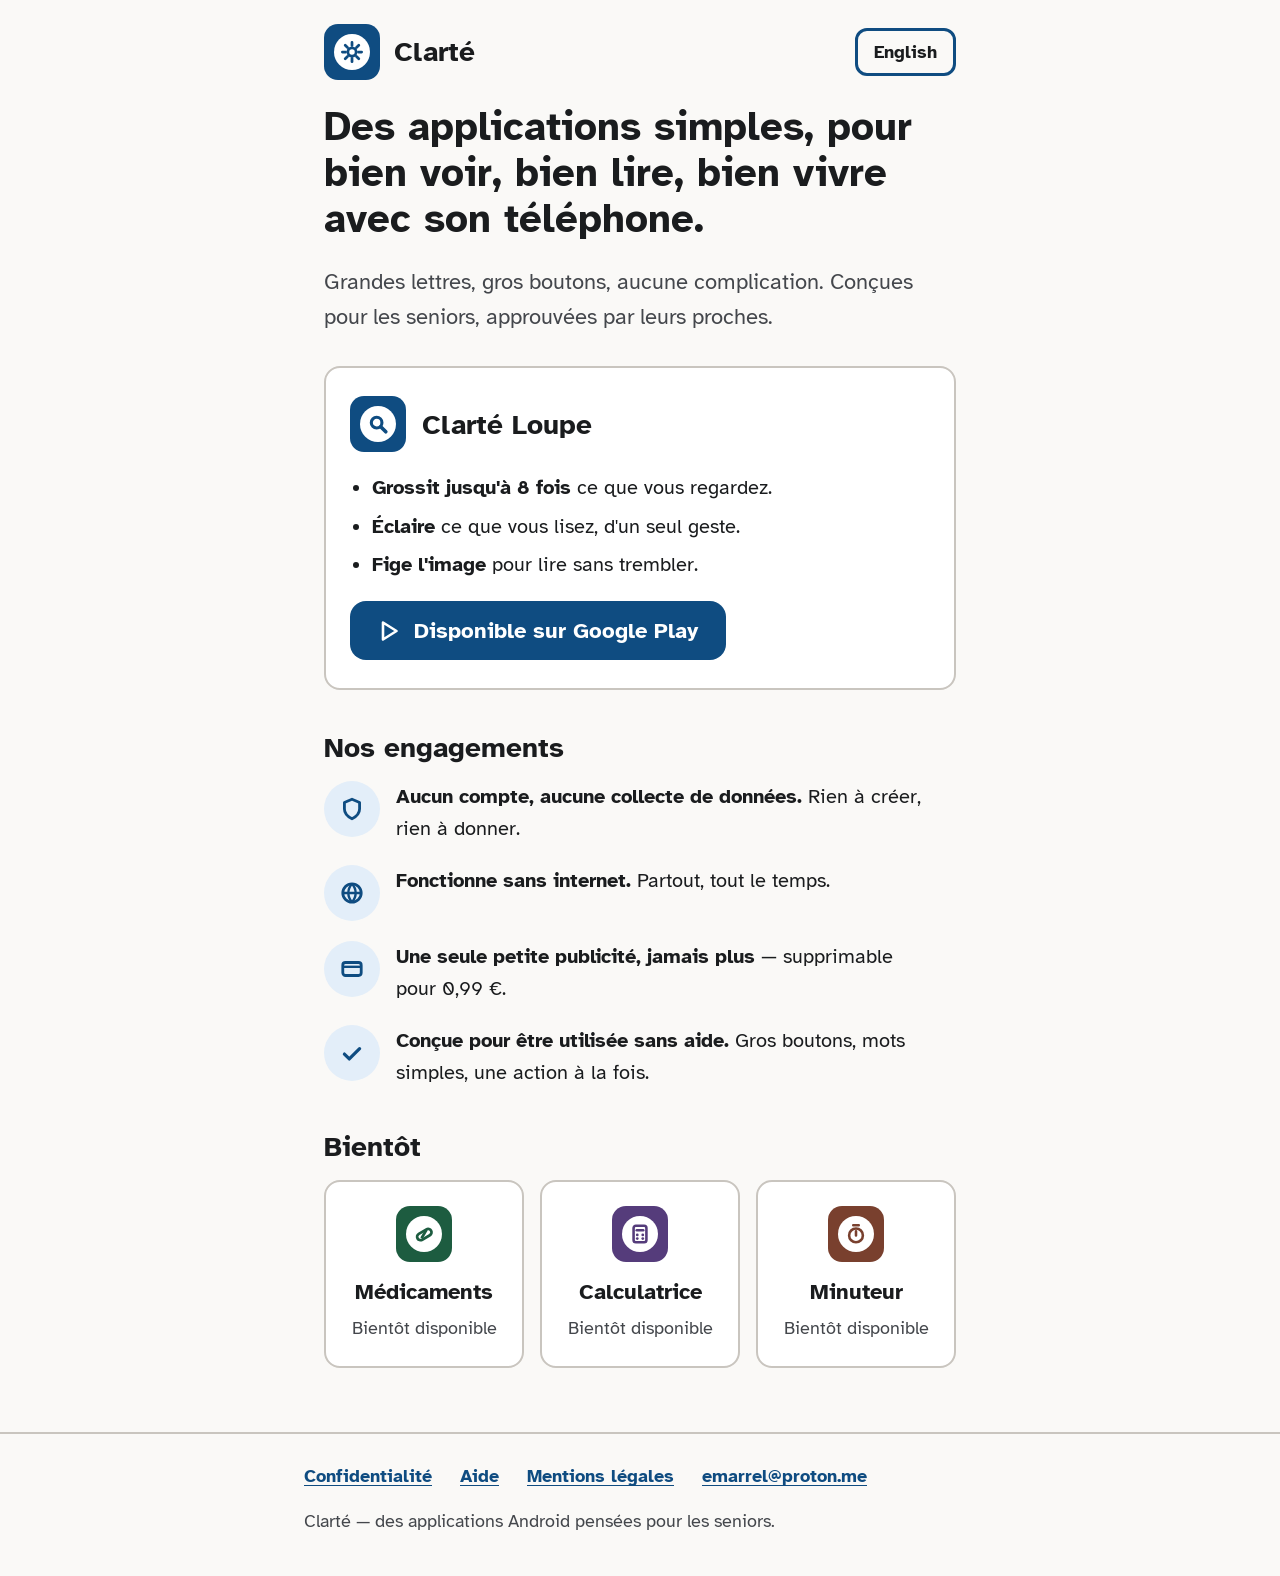
<file: index.html>
<!DOCTYPE html>
<html lang="fr">
<head>
<meta charset="utf-8">
<meta name="viewport" content="width=device-width, initial-scale=1">
<title>Clarté — Des applications Android simples, pensées pour les seniors</title>
<meta name="description" content="Clarté : des applications Android simples et lisibles pour les seniors. Première application : Clarté Loupe, une loupe grossissante avec éclairage. Sans compte, sans collecte de données.">
<meta property="og:title" content="Clarté — Des applications simples, pensées pour vous">
<meta property="og:description" content="Des applications Android lisibles et faciles, conçues pour les seniors. Sans compte, sans collecte de données.">
<meta property="og:image" content="https://docteurschnock.github.io/og.png">
<meta property="og:url" content="https://docteurschnock.github.io/">
<meta property="og:type" content="website">
<link rel="alternate" hreflang="fr" href="https://docteurschnock.github.io/">
<link rel="alternate" hreflang="en" href="https://docteurschnock.github.io/en/">
<link rel="icon" href="favicon.svg" type="image/svg+xml">
<link rel="stylesheet" href="style.css">
</head>
<body>
<header class="entete">
  <a href="index.html" aria-label="Clarté — accueil">
    <span class="pastille"><span class="cercle">
      <svg width="22" height="22" viewBox="0 0 24 24" fill="none" aria-hidden="true"><circle cx="12" cy="12" r="4.5" stroke="#0F4C81" stroke-width="3"></circle><path d="M12 1.5v3.5M12 19v3.5M1.5 12h3.5M19 12h3.5M4.6 4.6l2.5 2.5M16.9 16.9l2.5 2.5M19.4 4.6l-2.5 2.5M7.1 16.9l-2.5 2.5" stroke="#0F4C81" stroke-width="3" stroke-linecap="round"></path></svg>
    </span></span>
    <span class="marque">Clarté</span>
  </a>
  <a class="lang" href="en/index.html" lang="en" hreflang="en">English</a>
</header>

<main>
  <h1>Des applications simples, pour bien voir, bien lire, bien vivre avec son téléphone.</h1>
  <p style="font-size:22px; color:var(--texte-secondaire)">Grandes lettres, gros boutons, aucune complication. Conçues pour les seniors, approuvées par leurs proches.</p>

  <section aria-labelledby="titre-loupe" class="carte" style="margin-top:2rem">
    <div style="display:flex; align-items:center; gap:16px">
      <span class="pastille" aria-hidden="true"><span class="cercle">
        <svg width="22" height="22" viewBox="0 0 24 24" fill="none"><circle cx="10.5" cy="10.5" r="5.8" stroke="#0F4C81" stroke-width="3.4"></circle><path d="M15 15l5.5 5.5" stroke="#0F4C81" stroke-width="4" stroke-linecap="round"></path></svg>
      </span></span>
      <h2 id="titre-loupe" style="margin:0">Clarté Loupe</h2>
    </div>
    <ul style="margin:1.25rem 0">
      <li><strong>Grossit jusqu'à 8 fois</strong> ce que vous regardez.</li>
      <li><strong>Éclaire</strong> ce que vous lisez, d'un seul geste.</li>
      <li><strong>Fige l'image</strong> pour lire sans trembler.</li>
    </ul>
    <a class="btn" href="https://play.google.com/store/apps/details?id=fr.clarteapps.loupe">
      <svg width="24" height="24" viewBox="0 0 24 24" fill="none" aria-hidden="true"><path d="M5 3.5l13.5 8.5L5 20.5z" stroke="currentColor" stroke-width="2.6" stroke-linejoin="round"></path></svg>
      Disponible sur Google Play
    </a>
  </section>

  <section aria-labelledby="titre-engagements">
    <h2 id="titre-engagements">Nos engagements</h2>
    <div style="display:grid; gap:20px; margin-top:1rem">
      <div class="ligne-icone">
        <span class="rond" aria-hidden="true"><svg width="26" height="26" viewBox="0 0 24 24" fill="none"><path d="M12 3l7 3v6c0 4-3 7-7 9-4-2-7-5-7-9V6z" stroke="currentColor" stroke-width="2.6" stroke-linejoin="round"></path></svg></span>
        <p style="margin:0"><strong>Aucun compte, aucune collecte de données.</strong> Rien à créer, rien à donner.</p>
      </div>
      <div class="ligne-icone">
        <span class="rond" aria-hidden="true"><svg width="26" height="26" viewBox="0 0 24 24" fill="none"><circle cx="12" cy="12" r="8.5" stroke="currentColor" stroke-width="2.6"></circle><path d="M4 12h16M12 3.5c-4.5 5-4.5 12 0 17M12 3.5c4.5 5 4.5 12 0 17" stroke="currentColor" stroke-width="2.2"></path></svg></span>
        <p style="margin:0"><strong>Fonctionne sans internet.</strong> Partout, tout le temps.</p>
      </div>
      <div class="ligne-icone">
        <span class="rond" aria-hidden="true"><svg width="26" height="26" viewBox="0 0 24 24" fill="none"><rect x="3.5" y="6" width="17" height="12" rx="2.5" stroke="currentColor" stroke-width="2.6"></rect><path d="M3.5 10h17" stroke="currentColor" stroke-width="2.2"></path></svg></span>
        <p style="margin:0"><strong>Une seule petite publicité, jamais plus</strong> — supprimable pour 0,99&nbsp;€.</p>
      </div>
      <div class="ligne-icone">
        <span class="rond" aria-hidden="true"><svg width="26" height="26" viewBox="0 0 24 24" fill="none"><path d="M5 13l4.5 4.5L19 8" stroke="currentColor" stroke-width="3" stroke-linecap="round" stroke-linejoin="round"></path></svg></span>
        <p style="margin:0"><strong>Conçue pour être utilisée sans aide.</strong> Gros boutons, mots simples, une action à la fois.</p>
      </div>
    </div>
  </section>

  <section aria-labelledby="titre-bientot">
    <h2 id="titre-bientot">Bientôt</h2>
    <div class="grille-apps">
      <div class="carte" style="text-align:center; padding:24px 16px">
        <span class="pastille" style="background:var(--vert); margin:0 auto; display:grid"><span class="cercle">
          <svg width="22" height="22" viewBox="0 0 24 24" fill="none" aria-hidden="true"><rect x="3.5" y="9" width="17" height="7.4" rx="3.7" stroke="#1D5C40" stroke-width="3" transform="rotate(-30 12 12)"></rect><path d="M9.3 16.7l5.4-9.4" stroke="#1D5C40" stroke-width="3"></path></svg>
        </span></span>
        <p style="margin:12px 0 4px; font-weight:700; font-size:22px">Médicaments</p>
        <p style="margin:0; font-size:18px; color:var(--texte-secondaire)">Bientôt disponible</p>
      </div>
      <div class="carte" style="text-align:center; padding:24px 16px">
        <span class="pastille" style="background:var(--prune); margin:0 auto; display:grid"><span class="cercle">
          <svg width="22" height="22" viewBox="0 0 24 24" fill="none" aria-hidden="true"><rect x="5" y="3" width="14" height="18" rx="2.5" stroke="#553C7B" stroke-width="2.8"></rect><path d="M8.5 8h7" stroke="#553C7B" stroke-width="2.8" stroke-linecap="round"></path><circle cx="9" cy="13" r="1.5" fill="#553C7B"></circle><circle cx="15" cy="13" r="1.5" fill="#553C7B"></circle><circle cx="9" cy="17" r="1.5" fill="#553C7B"></circle><circle cx="15" cy="17" r="1.5" fill="#553C7B"></circle></svg>
        </span></span>
        <p style="margin:12px 0 4px; font-weight:700; font-size:22px">Calculatrice</p>
        <p style="margin:0; font-size:18px; color:var(--texte-secondaire)">Bientôt disponible</p>
      </div>
      <div class="carte" style="text-align:center; padding:24px 16px">
        <span class="pastille" style="background:var(--brun); margin:0 auto; display:grid"><span class="cercle">
          <svg width="22" height="22" viewBox="0 0 24 24" fill="none" aria-hidden="true"><circle cx="12" cy="13.5" r="7.5" stroke="#79402E" stroke-width="2.8"></circle><path d="M12 13.5V9M9 2.5h6" stroke="#79402E" stroke-width="2.8" stroke-linecap="round"></path></svg>
        </span></span>
        <p style="margin:12px 0 4px; font-weight:700; font-size:22px">Minuteur</p>
        <p style="margin:0; font-size:18px; color:var(--texte-secondaire)">Bientôt disponible</p>
      </div>
    </div>
  </section>
</main>

<footer class="pied">
  <nav aria-label="Pied de page">
    <a href="confidentialite/index.html">Confidentialité</a>
    <a href="aide/index.html">Aide</a>
    <a href="mentions-legales/index.html">Mentions légales</a>
    <a href="mailto:emarrel@proton.me">emarrel@proton.me</a>
  </nav>
  <p>Clarté — des applications Android pensées pour les seniors.</p>
</footer>
</body>
</html>
</file>
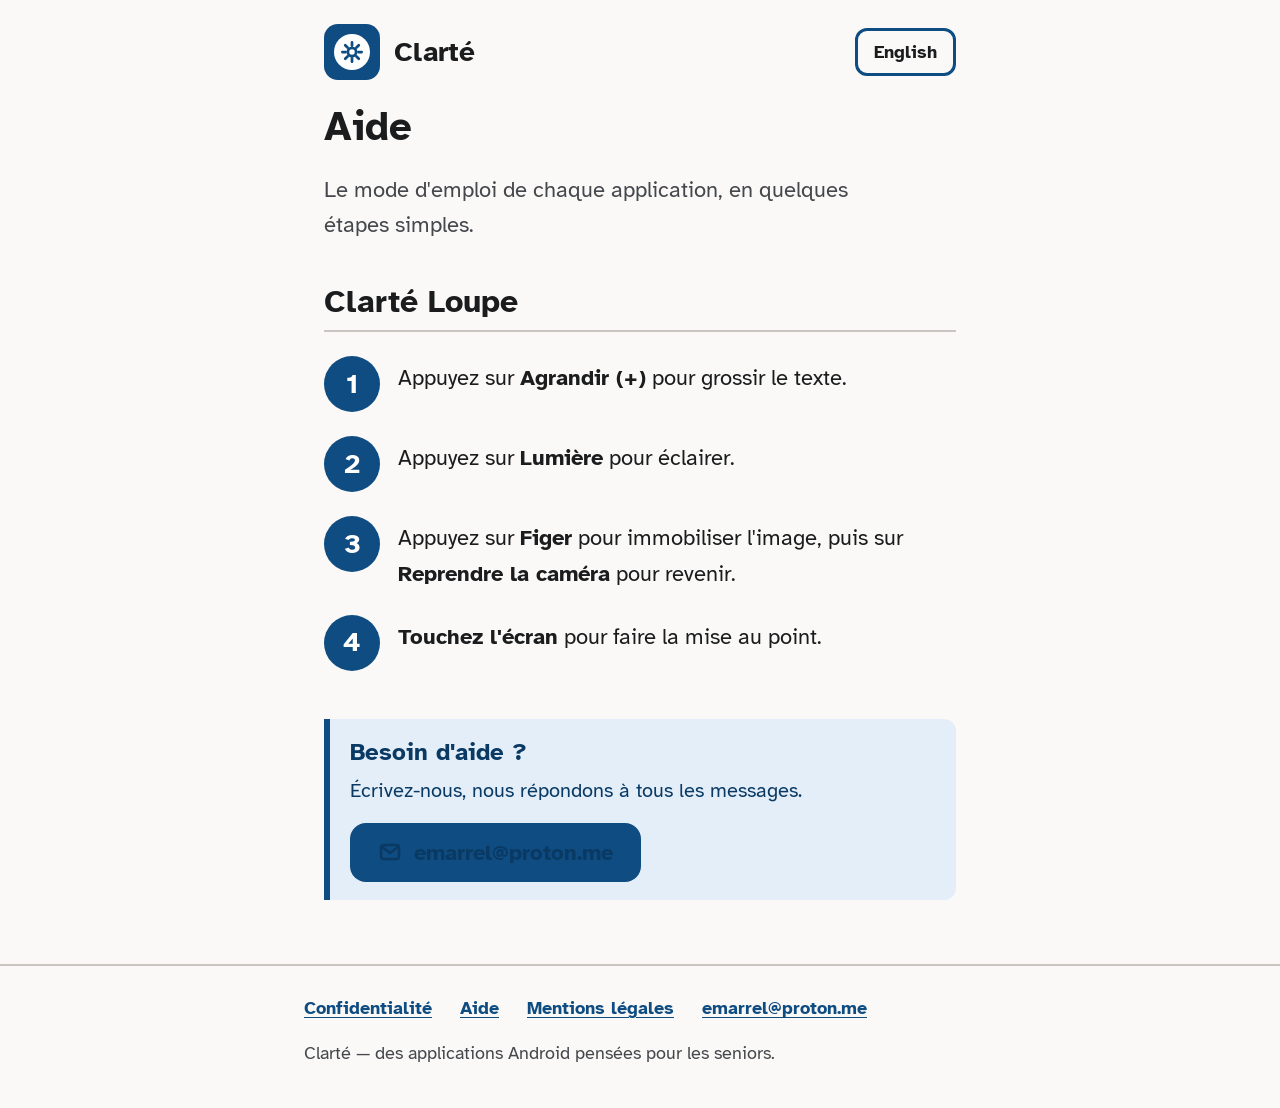
<file: aide/index.html>
<!DOCTYPE html>
<html lang="fr">
<head>
<meta charset="utf-8">
<meta name="viewport" content="width=device-width, initial-scale=1">
<title>Aide — Clarté</title>
<meta name="description" content="Mode d'emploi de Clarté Loupe en 4 étapes simples : agrandir, éclairer, figer l'image, faire la mise au point.">
<meta property="og:title" content="Aide — Clarté">
<meta property="og:description" content="Le mode d'emploi de la loupe, en 4 étapes très simples.">
<meta property="og:image" content="https://docteurschnock.github.io/og.png">
<meta property="og:url" content="https://docteurschnock.github.io/aide/">
<meta property="og:type" content="article">
<link rel="alternate" hreflang="fr" href="https://docteurschnock.github.io/aide/">
<link rel="alternate" hreflang="en" href="https://docteurschnock.github.io/en/help/">
<link rel="icon" href="../favicon.svg" type="image/svg+xml">
<link rel="stylesheet" href="../style.css">
</head>
<body>
<header class="entete">
  <a href="../index.html" aria-label="Clarté — accueil">
    <span class="pastille"><span class="cercle">
      <svg width="22" height="22" viewBox="0 0 24 24" fill="none" aria-hidden="true"><circle cx="12" cy="12" r="4.5" stroke="#0F4C81" stroke-width="3"></circle><path d="M12 1.5v3.5M12 19v3.5M1.5 12h3.5M19 12h3.5M4.6 4.6l2.5 2.5M16.9 16.9l2.5 2.5M19.4 4.6l-2.5 2.5M7.1 16.9l-2.5 2.5" stroke="#0F4C81" stroke-width="3" stroke-linecap="round"></path></svg>
    </span></span>
    <span class="marque">Clarté</span>
  </a>
  <a class="lang" href="../en/help/index.html" lang="en" hreflang="en">English</a>
</header>

<main>
  <h1>Aide</h1>
  <p style="font-size:22px; color:var(--texte-secondaire)">Le mode d'emploi de chaque application, en quelques étapes simples.</p>

  <h2 style="font-size:32px; border-bottom:2px solid var(--bordure); padding-bottom:8px">Clarté Loupe</h2>

  <div class="etape">
    <span class="num" aria-hidden="true">1</span>
    <p style="margin:4px 0 0; font-size:22px">Appuyez sur <strong>Agrandir (+)</strong> pour grossir le texte.</p>
  </div>
  <div class="etape">
    <span class="num" aria-hidden="true">2</span>
    <p style="margin:4px 0 0; font-size:22px">Appuyez sur <strong>Lumière</strong> pour éclairer.</p>
  </div>
  <div class="etape">
    <span class="num" aria-hidden="true">3</span>
    <p style="margin:4px 0 0; font-size:22px">Appuyez sur <strong>Figer</strong> pour immobiliser l'image, puis sur <strong>Reprendre la caméra</strong> pour revenir.</p>
  </div>
  <div class="etape">
    <span class="num" aria-hidden="true">4</span>
    <p style="margin:4px 0 0; font-size:22px"><strong>Touchez l'écran</strong> pour faire la mise au point.</p>
  </div>

  <section class="encart" aria-labelledby="titre-contact" style="margin-top:3rem">
    <h2 id="titre-contact" style="margin:0 0 8px; font-size:24px">Besoin d'aide&nbsp;?</h2>
    <p style="margin:0 0 16px">Écrivez-nous, nous répondons à tous les messages.</p>
    <a class="btn" href="mailto:emarrel@proton.me">
      <svg width="24" height="24" viewBox="0 0 24 24" fill="none" aria-hidden="true"><rect x="3" y="5" width="18" height="14" rx="2.5" stroke="currentColor" stroke-width="2.6"></rect><path d="M4 7l8 6 8-6" stroke="currentColor" stroke-width="2.6" stroke-linejoin="round"></path></svg>
      emarrel@proton.me
    </a>
  </section>
</main>

<footer class="pied">
  <nav aria-label="Pied de page">
    <a href="../confidentialite/index.html">Confidentialité</a>
    <a href="index.html">Aide</a>
    <a href="../mentions-legales/index.html">Mentions légales</a>
    <a href="mailto:emarrel@proton.me">emarrel@proton.me</a>
  </nav>
  <p>Clarté — des applications Android pensées pour les seniors.</p>
</footer>
</body>
</html>
</file>
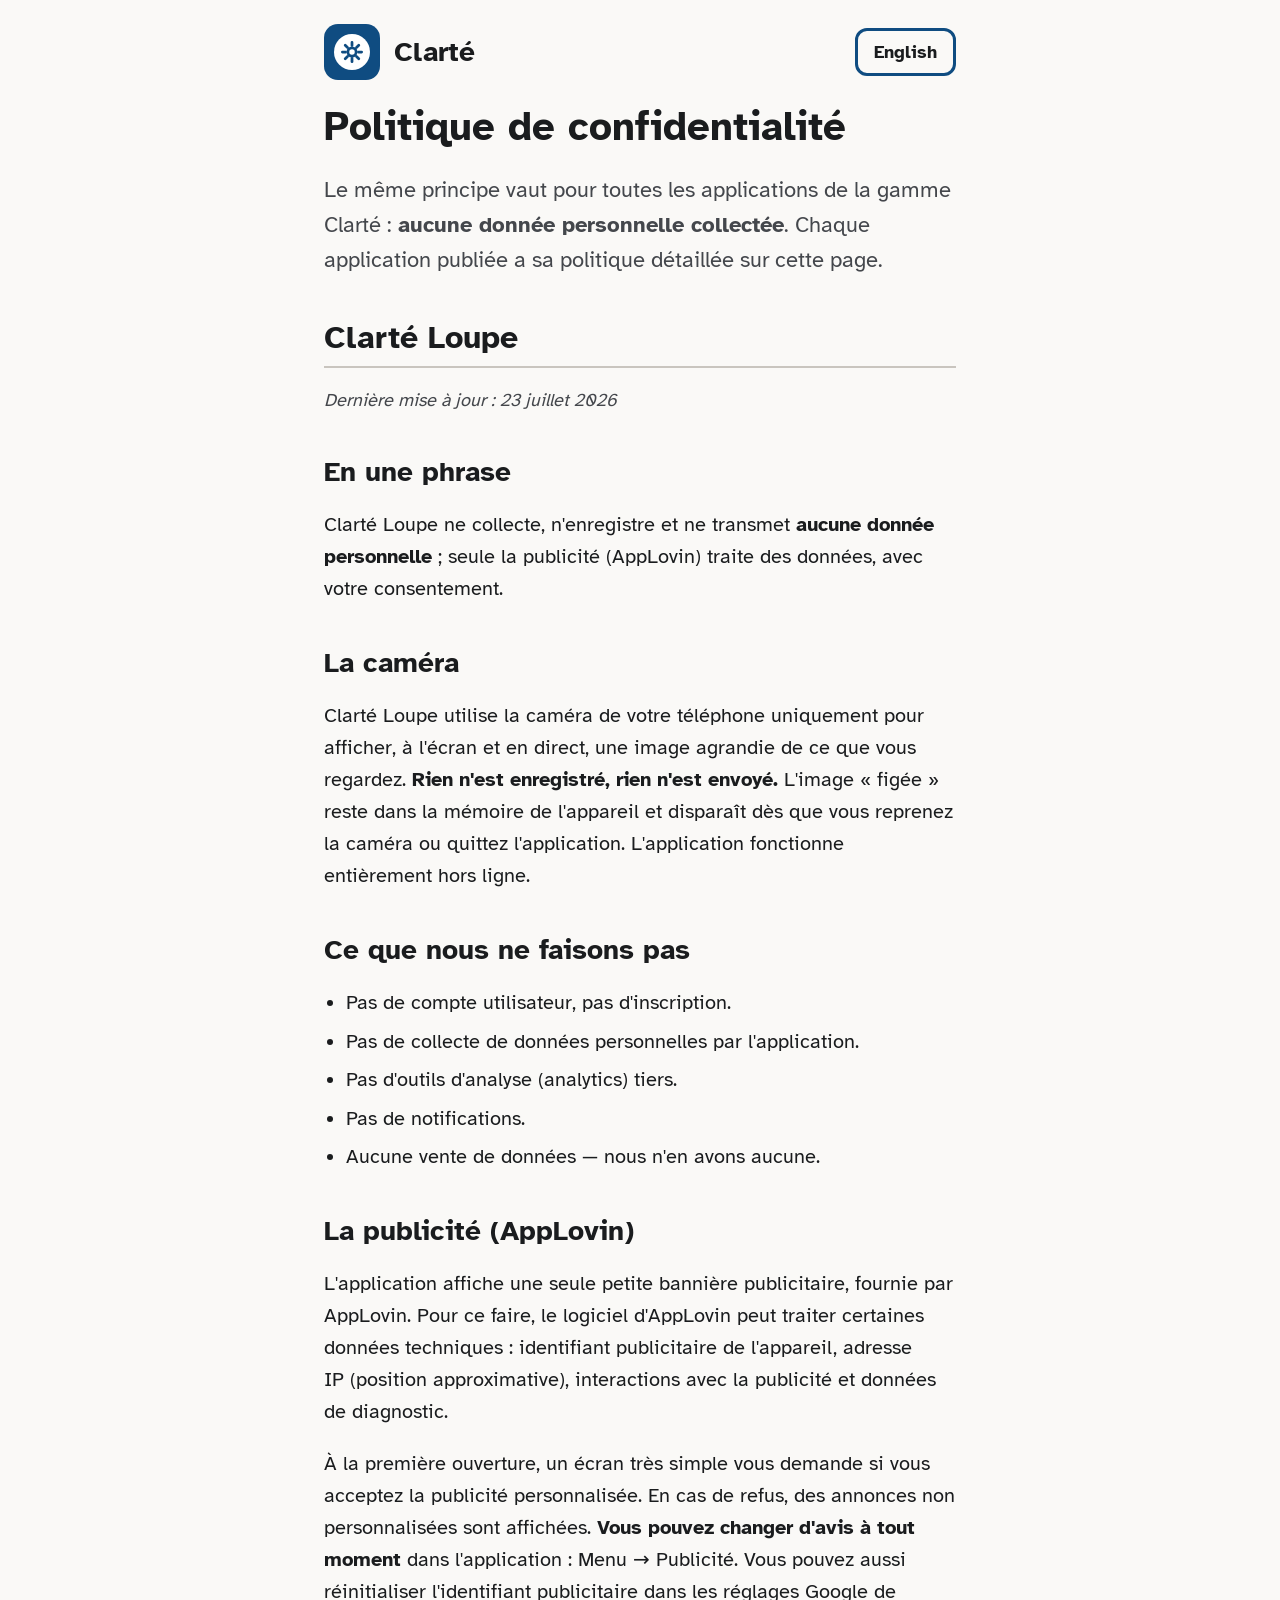
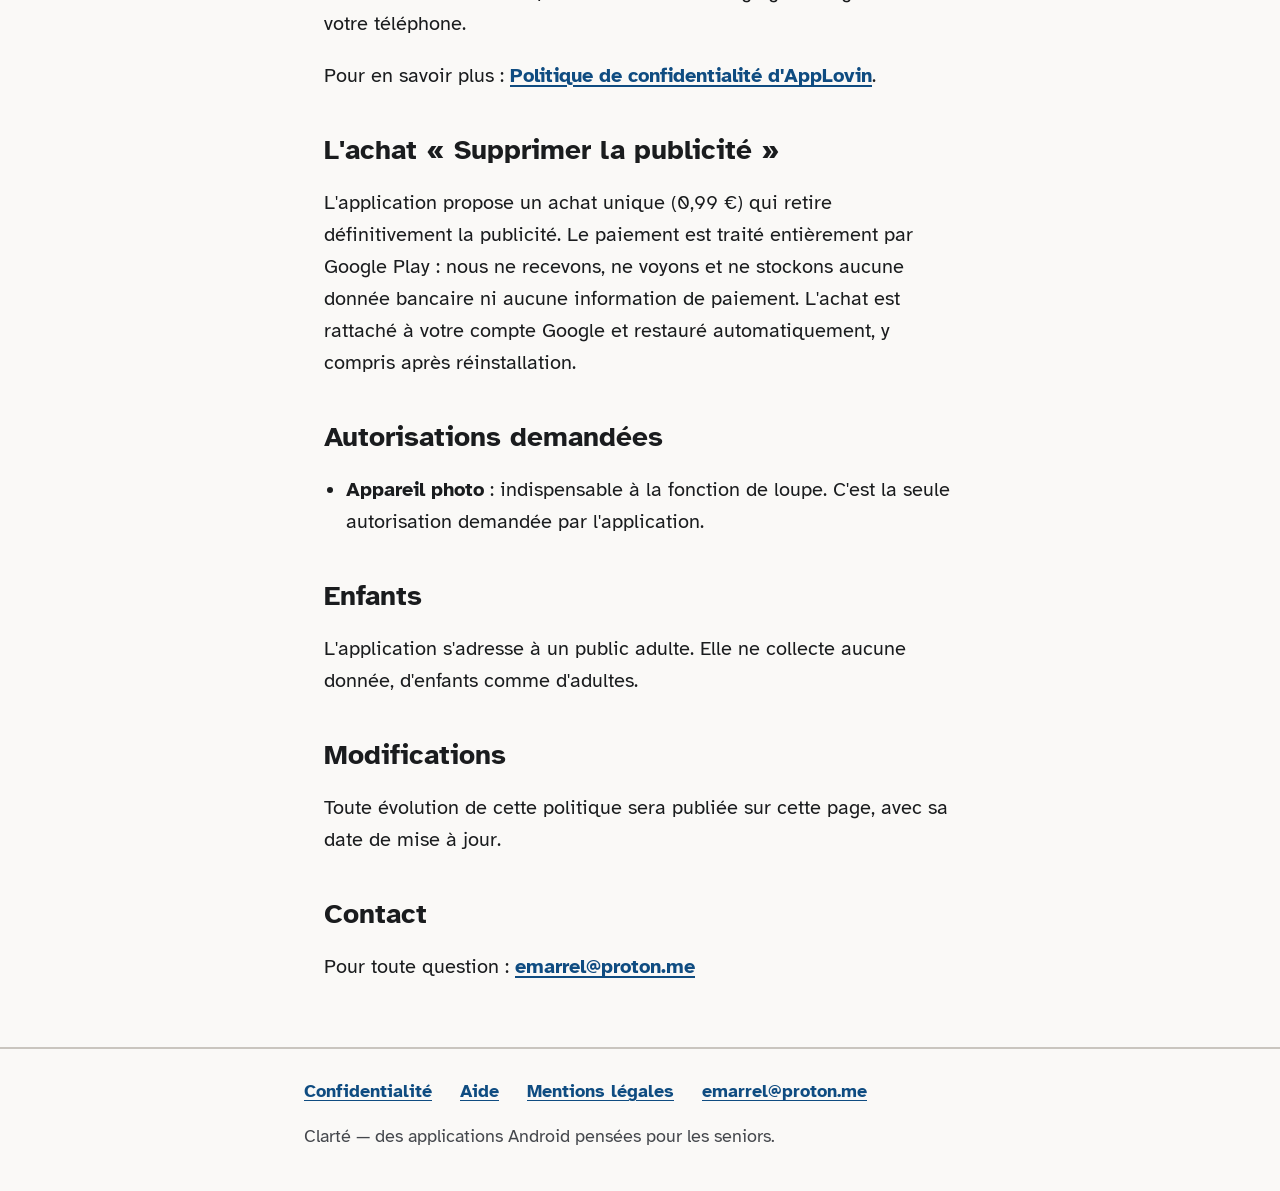
<file: confidentialite/index.html>
<!DOCTYPE html>
<html lang="fr">
<head>
<meta charset="utf-8">
<meta name="viewport" content="width=device-width, initial-scale=1">
<title>Politique de confidentialité — Clarté</title>
<meta name="description" content="Politique de confidentialité de Clarté Loupe : aucune donnée personnelle collectée, enregistrée ou transmise par l'application.">
<meta property="og:title" content="Politique de confidentialité — Clarté">
<meta property="og:description" content="Clarté Loupe ne collecte, n'enregistre et ne transmet aucune donnée personnelle.">
<meta property="og:image" content="https://docteurschnock.github.io/og.png">
<meta property="og:url" content="https://docteurschnock.github.io/confidentialite/">
<meta property="og:type" content="article">
<link rel="alternate" hreflang="fr" href="https://docteurschnock.github.io/confidentialite/">
<link rel="alternate" hreflang="en" href="https://docteurschnock.github.io/en/privacy/">
<link rel="icon" href="../favicon.svg" type="image/svg+xml">
<link rel="stylesheet" href="../style.css">
</head>
<body>
<header class="entete">
  <a href="../index.html" aria-label="Clarté — accueil">
    <span class="pastille"><span class="cercle">
      <svg width="22" height="22" viewBox="0 0 24 24" fill="none" aria-hidden="true"><circle cx="12" cy="12" r="4.5" stroke="#0F4C81" stroke-width="3"></circle><path d="M12 1.5v3.5M12 19v3.5M1.5 12h3.5M19 12h3.5M4.6 4.6l2.5 2.5M16.9 16.9l2.5 2.5M19.4 4.6l-2.5 2.5M7.1 16.9l-2.5 2.5" stroke="#0F4C81" stroke-width="3" stroke-linecap="round"></path></svg>
    </span></span>
    <span class="marque">Clarté</span>
  </a>
  <a class="lang" href="../en/privacy/index.html" lang="en" hreflang="en">English</a>
</header>

<main>
  <h1>Politique de confidentialité</h1>
  <p style="font-size:22px; color:var(--texte-secondaire)">Le même principe vaut pour toutes les applications de la gamme Clarté : <strong>aucune donnée personnelle collectée</strong>. Chaque application publiée a sa politique détaillée sur cette page.</p>

  <h2 style="font-size:32px; border-bottom:2px solid var(--bordure); padding-bottom:8px">Clarté Loupe</h2>
  <p class="date-maj"><em>Dernière mise à jour : 23 juillet 2026</em></p>

  <h2>En une phrase</h2>
  <p>Clarté Loupe ne collecte, n'enregistre et ne transmet <strong>aucune donnée personnelle</strong>&nbsp;; seule la publicité (AppLovin) traite des données, avec votre consentement.</p>

  <h2>La caméra</h2>
  <p>Clarté Loupe utilise la caméra de votre téléphone uniquement pour afficher, à l'écran et en direct, une image agrandie de ce que vous regardez. <strong>Rien n'est enregistré, rien n'est envoyé.</strong> L'image «&nbsp;figée&nbsp;» reste dans la mémoire de l'appareil et disparaît dès que vous reprenez la caméra ou quittez l'application. L'application fonctionne entièrement hors ligne.</p>

  <h2>Ce que nous ne faisons pas</h2>
  <ul>
    <li>Pas de compte utilisateur, pas d'inscription.</li>
    <li>Pas de collecte de données personnelles par l'application.</li>
    <li>Pas d'outils d'analyse (analytics) tiers.</li>
    <li>Pas de notifications.</li>
    <li>Aucune vente de données — nous n'en avons aucune.</li>
  </ul>

  <h2>La publicité (AppLovin)</h2>
  <p>L'application affiche une seule petite bannière publicitaire, fournie par AppLovin. Pour ce faire, le logiciel d'AppLovin peut traiter certaines données techniques&nbsp;: identifiant publicitaire de l'appareil, adresse IP (position approximative), interactions avec la publicité et données de diagnostic.</p>
  <p>À la première ouverture, un écran très simple vous demande si vous acceptez la publicité personnalisée. En cas de refus, des annonces non personnalisées sont affichées. <strong>Vous pouvez changer d'avis à tout moment</strong> dans l'application&nbsp;: Menu&nbsp;→&nbsp;Publicité. Vous pouvez aussi réinitialiser l'identifiant publicitaire dans les réglages Google de votre téléphone.</p>
  <p>Pour en savoir plus&nbsp;: <a href="https://www.applovin.com/privacy/">Politique de confidentialité d'AppLovin</a>.</p>

  <h2>L'achat «&nbsp;Supprimer la publicité&nbsp;»</h2>
  <p>L'application propose un achat unique (0,99&nbsp;€) qui retire définitivement la publicité. Le paiement est traité entièrement par Google Play&nbsp;: nous ne recevons, ne voyons et ne stockons aucune donnée bancaire ni aucune information de paiement. L'achat est rattaché à votre compte Google et restauré automatiquement, y compris après réinstallation.</p>

  <h2>Autorisations demandées</h2>
  <ul>
    <li><strong>Appareil photo</strong>&nbsp;: indispensable à la fonction de loupe. C'est la seule autorisation demandée par l'application.</li>
  </ul>

  <h2>Enfants</h2>
  <p>L'application s'adresse à un public adulte. Elle ne collecte aucune donnée, d'enfants comme d'adultes.</p>

  <h2>Modifications</h2>
  <p>Toute évolution de cette politique sera publiée sur cette page, avec sa date de mise à jour.</p>

  <h2>Contact</h2>
  <p>Pour toute question&nbsp;: <a href="mailto:emarrel@proton.me">emarrel@proton.me</a></p>
</main>

<footer class="pied">
  <nav aria-label="Pied de page">
    <a href="index.html">Confidentialité</a>
    <a href="../aide/index.html">Aide</a>
    <a href="../mentions-legales/index.html">Mentions légales</a>
    <a href="mailto:emarrel@proton.me">emarrel@proton.me</a>
  </nav>
  <p>Clarté — des applications Android pensées pour les seniors.</p>
</footer>
</body>
</html>
</file>
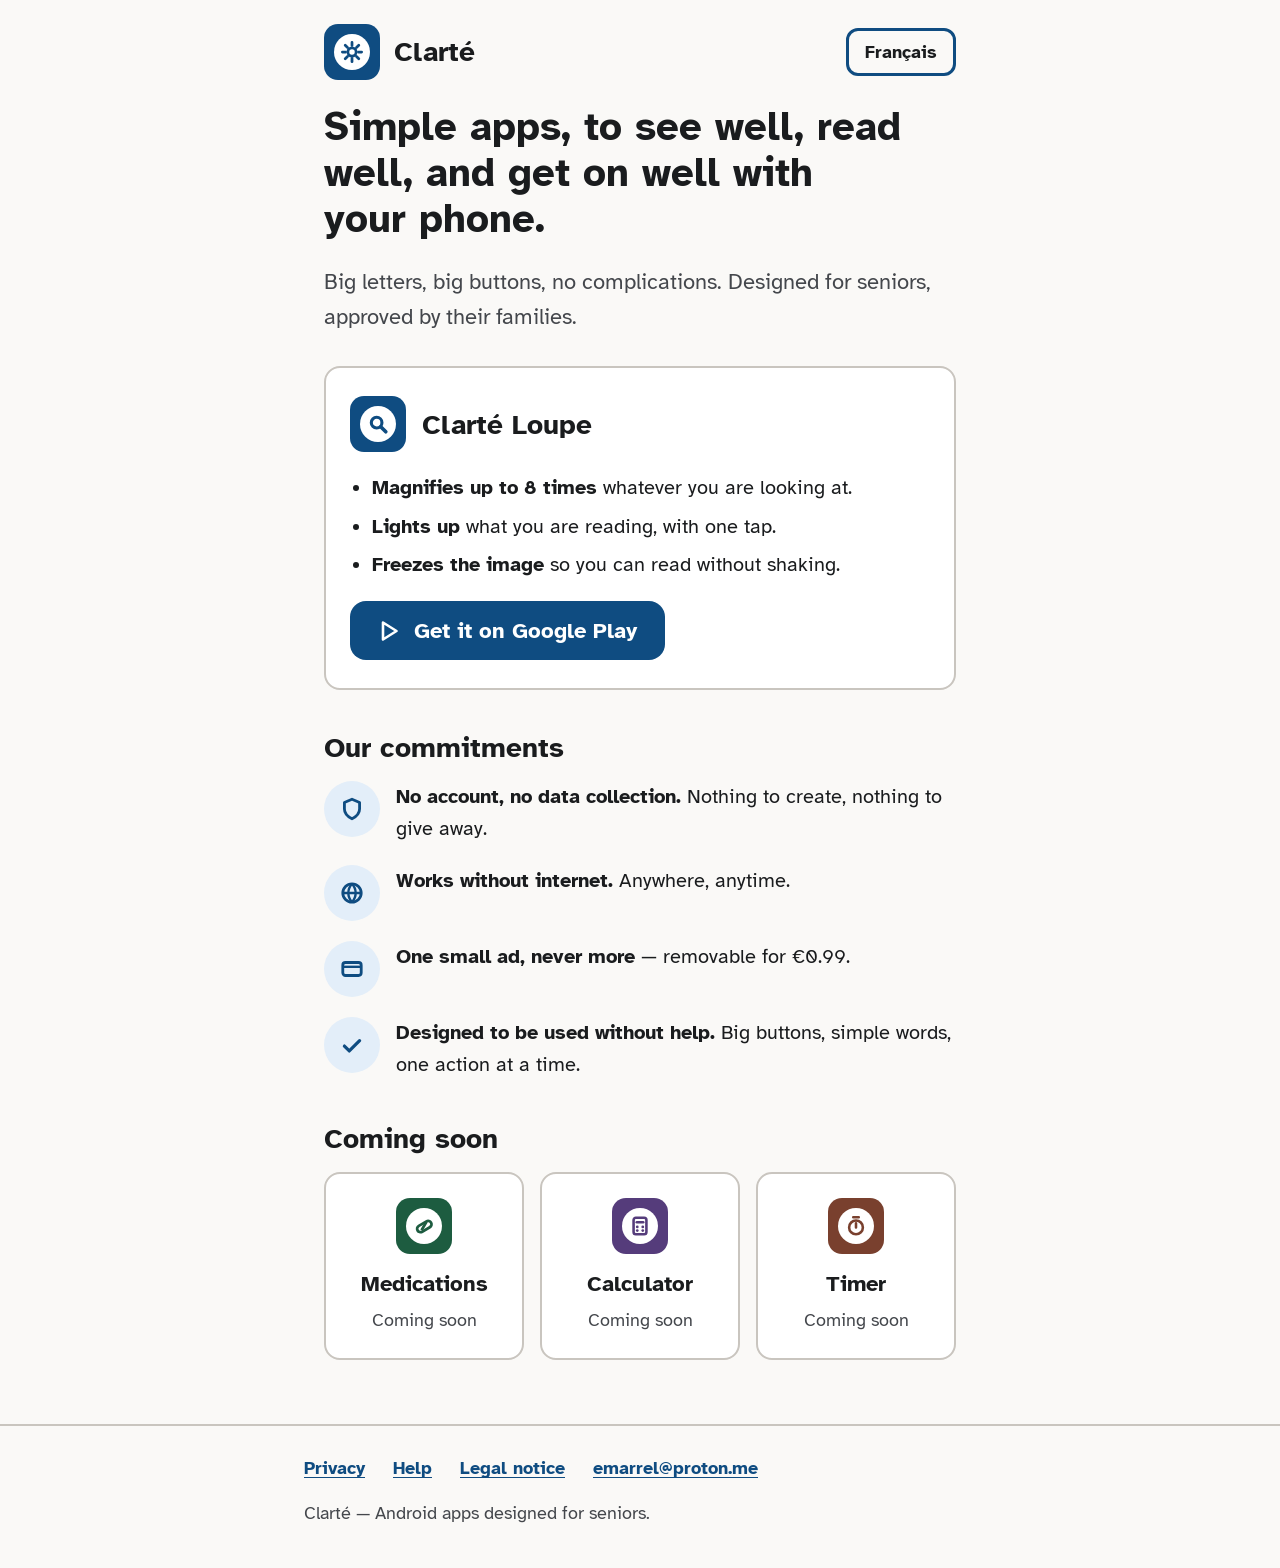
<file: en/index.html>
<!DOCTYPE html>
<html lang="en">
<head>
<meta charset="utf-8">
<meta name="viewport" content="width=device-width, initial-scale=1">
<title>Clarté — Simple Android apps, designed for seniors</title>
<meta name="description" content="Clarté: simple, readable Android apps for seniors. First app: Clarté Loupe, a magnifier with light. No account, no data collection.">
<meta property="og:title" content="Clarté — Simple apps, designed for you">
<meta property="og:description" content="Readable, easy Android apps designed for seniors. No account, no data collection.">
<meta property="og:image" content="https://docteurschnock.github.io/og.png">
<meta property="og:url" content="https://docteurschnock.github.io/en/">
<meta property="og:type" content="website">
<link rel="alternate" hreflang="fr" href="https://docteurschnock.github.io/">
<link rel="alternate" hreflang="en" href="https://docteurschnock.github.io/en/">
<link rel="icon" href="../favicon.svg" type="image/svg+xml">
<link rel="stylesheet" href="../style.css">
</head>
<body>
<header class="entete">
  <a href="index.html" aria-label="Clarté — home">
    <span class="pastille"><span class="cercle">
      <svg width="22" height="22" viewBox="0 0 24 24" fill="none" aria-hidden="true"><circle cx="12" cy="12" r="4.5" stroke="#0F4C81" stroke-width="3"></circle><path d="M12 1.5v3.5M12 19v3.5M1.5 12h3.5M19 12h3.5M4.6 4.6l2.5 2.5M16.9 16.9l2.5 2.5M19.4 4.6l-2.5 2.5M7.1 16.9l-2.5 2.5" stroke="#0F4C81" stroke-width="3" stroke-linecap="round"></path></svg>
    </span></span>
    <span class="marque">Clarté</span>
  </a>
  <a class="lang" href="../index.html" lang="fr" hreflang="fr">Français</a>
</header>

<main>
  <h1>Simple apps, to see well, read well, and get on well with your phone.</h1>
  <p style="font-size:22px; color:var(--texte-secondaire)">Big letters, big buttons, no complications. Designed for seniors, approved by their families.</p>

  <section aria-labelledby="titre-loupe" class="carte" style="margin-top:2rem">
    <div style="display:flex; align-items:center; gap:16px">
      <span class="pastille" aria-hidden="true"><span class="cercle">
        <svg width="22" height="22" viewBox="0 0 24 24" fill="none"><circle cx="10.5" cy="10.5" r="5.8" stroke="#0F4C81" stroke-width="3.4"></circle><path d="M15 15l5.5 5.5" stroke="#0F4C81" stroke-width="4" stroke-linecap="round"></path></svg>
      </span></span>
      <h2 id="titre-loupe" style="margin:0">Clarté Loupe</h2>
    </div>
    <ul style="margin:1.25rem 0">
      <li><strong>Magnifies up to 8 times</strong> whatever you are looking at.</li>
      <li><strong>Lights up</strong> what you are reading, with one tap.</li>
      <li><strong>Freezes the image</strong> so you can read without shaking.</li>
    </ul>
    <a class="btn" href="https://play.google.com/store/apps/details?id=fr.clarteapps.loupe">
      <svg width="24" height="24" viewBox="0 0 24 24" fill="none" aria-hidden="true"><path d="M5 3.5l13.5 8.5L5 20.5z" stroke="currentColor" stroke-width="2.6" stroke-linejoin="round"></path></svg>
      Get it on Google Play
    </a>
  </section>

  <section aria-labelledby="titre-engagements">
    <h2 id="titre-engagements">Our commitments</h2>
    <div style="display:grid; gap:20px; margin-top:1rem">
      <div class="ligne-icone">
        <span class="rond" aria-hidden="true"><svg width="26" height="26" viewBox="0 0 24 24" fill="none"><path d="M12 3l7 3v6c0 4-3 7-7 9-4-2-7-5-7-9V6z" stroke="currentColor" stroke-width="2.6" stroke-linejoin="round"></path></svg></span>
        <p style="margin:0"><strong>No account, no data collection.</strong> Nothing to create, nothing to give away.</p>
      </div>
      <div class="ligne-icone">
        <span class="rond" aria-hidden="true"><svg width="26" height="26" viewBox="0 0 24 24" fill="none"><circle cx="12" cy="12" r="8.5" stroke="currentColor" stroke-width="2.6"></circle><path d="M4 12h16M12 3.5c-4.5 5-4.5 12 0 17M12 3.5c4.5 5 4.5 12 0 17" stroke="currentColor" stroke-width="2.2"></path></svg></span>
        <p style="margin:0"><strong>Works without internet.</strong> Anywhere, anytime.</p>
      </div>
      <div class="ligne-icone">
        <span class="rond" aria-hidden="true"><svg width="26" height="26" viewBox="0 0 24 24" fill="none"><rect x="3.5" y="6" width="17" height="12" rx="2.5" stroke="currentColor" stroke-width="2.6"></rect><path d="M3.5 10h17" stroke="currentColor" stroke-width="2.2"></path></svg></span>
        <p style="margin:0"><strong>One small ad, never more</strong> — removable for €0.99.</p>
      </div>
      <div class="ligne-icone">
        <span class="rond" aria-hidden="true"><svg width="26" height="26" viewBox="0 0 24 24" fill="none"><path d="M5 13l4.5 4.5L19 8" stroke="currentColor" stroke-width="3" stroke-linecap="round" stroke-linejoin="round"></path></svg></span>
        <p style="margin:0"><strong>Designed to be used without help.</strong> Big buttons, simple words, one action at a time.</p>
      </div>
    </div>
  </section>

  <section aria-labelledby="titre-bientot">
    <h2 id="titre-bientot">Coming soon</h2>
    <div class="grille-apps">
      <div class="carte" style="text-align:center; padding:24px 16px">
        <span class="pastille" style="background:var(--vert); margin:0 auto; display:grid"><span class="cercle">
          <svg width="22" height="22" viewBox="0 0 24 24" fill="none" aria-hidden="true"><rect x="3.5" y="9" width="17" height="7.4" rx="3.7" stroke="#1D5C40" stroke-width="3" transform="rotate(-30 12 12)"></rect><path d="M9.3 16.7l5.4-9.4" stroke="#1D5C40" stroke-width="3"></path></svg>
        </span></span>
        <p style="margin:12px 0 4px; font-weight:700; font-size:22px">Medications</p>
        <p style="margin:0; font-size:18px; color:var(--texte-secondaire)">Coming soon</p>
      </div>
      <div class="carte" style="text-align:center; padding:24px 16px">
        <span class="pastille" style="background:var(--prune); margin:0 auto; display:grid"><span class="cercle">
          <svg width="22" height="22" viewBox="0 0 24 24" fill="none" aria-hidden="true"><rect x="5" y="3" width="14" height="18" rx="2.5" stroke="#553C7B" stroke-width="2.8"></rect><path d="M8.5 8h7" stroke="#553C7B" stroke-width="2.8" stroke-linecap="round"></path><circle cx="9" cy="13" r="1.5" fill="#553C7B"></circle><circle cx="15" cy="13" r="1.5" fill="#553C7B"></circle><circle cx="9" cy="17" r="1.5" fill="#553C7B"></circle><circle cx="15" cy="17" r="1.5" fill="#553C7B"></circle></svg>
        </span></span>
        <p style="margin:12px 0 4px; font-weight:700; font-size:22px">Calculator</p>
        <p style="margin:0; font-size:18px; color:var(--texte-secondaire)">Coming soon</p>
      </div>
      <div class="carte" style="text-align:center; padding:24px 16px">
        <span class="pastille" style="background:var(--brun); margin:0 auto; display:grid"><span class="cercle">
          <svg width="22" height="22" viewBox="0 0 24 24" fill="none" aria-hidden="true"><circle cx="12" cy="13.5" r="7.5" stroke="#79402E" stroke-width="2.8"></circle><path d="M12 13.5V9M9 2.5h6" stroke="#79402E" stroke-width="2.8" stroke-linecap="round"></path></svg>
        </span></span>
        <p style="margin:12px 0 4px; font-weight:700; font-size:22px">Timer</p>
        <p style="margin:0; font-size:18px; color:var(--texte-secondaire)">Coming soon</p>
      </div>
    </div>
  </section>
</main>

<footer class="pied">
  <nav aria-label="Footer">
    <a href="privacy/index.html">Privacy</a>
    <a href="help/index.html">Help</a>
    <a href="legal/index.html">Legal notice</a>
    <a href="mailto:emarrel@proton.me">emarrel@proton.me</a>
  </nav>
  <p>Clarté — Android apps designed for seniors.</p>
</footer>
</body>
</html>
</file>
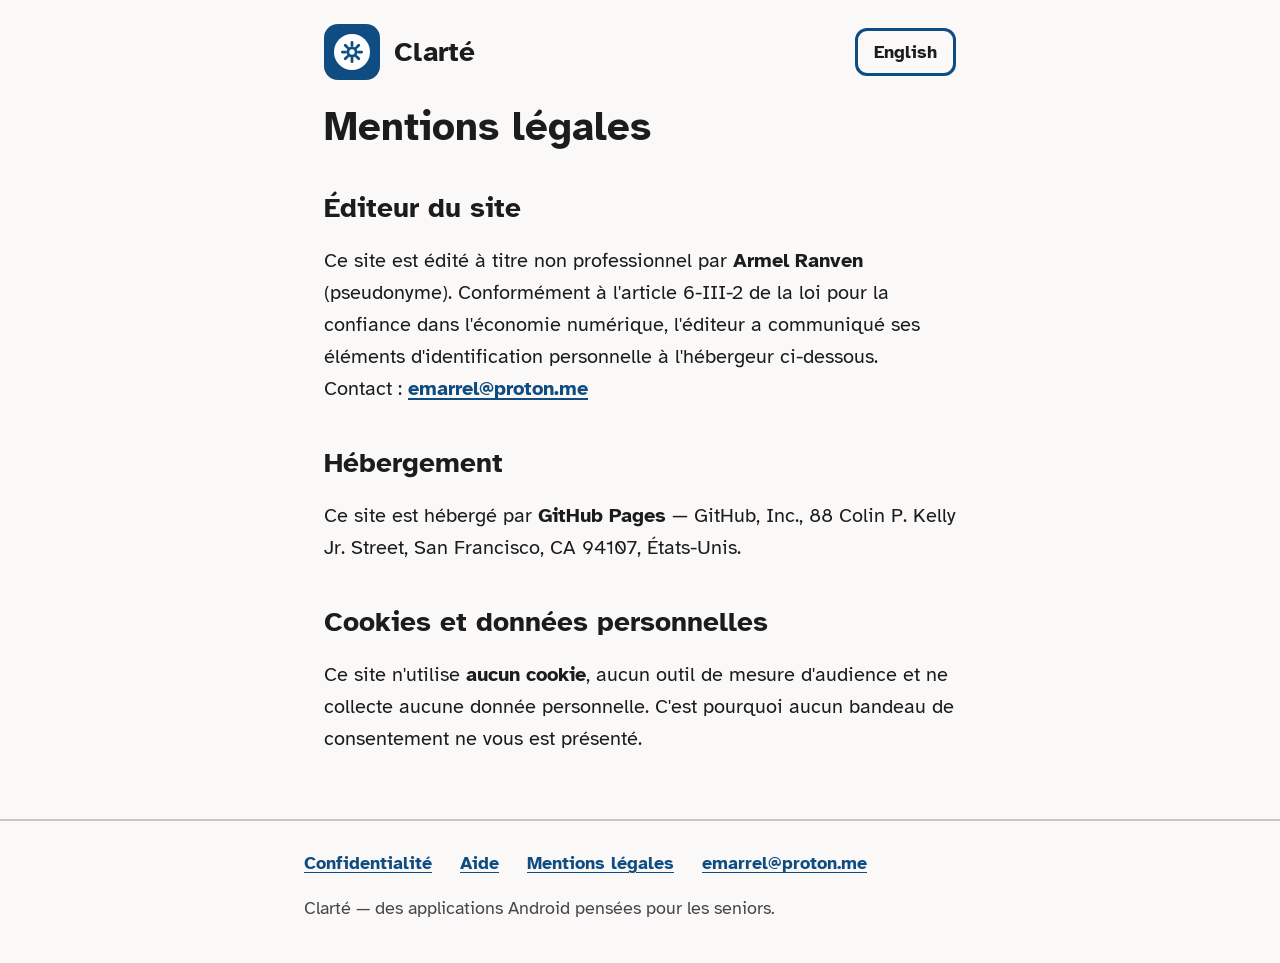
<file: mentions-legales/index.html>
<!DOCTYPE html>
<html lang="fr">
<head>
<meta charset="utf-8">
<meta name="viewport" content="width=device-width, initial-scale=1">
<title>Mentions légales — Clarté</title>
<meta name="description" content="Mentions légales du site Clarté : éditeur, hébergeur, absence de cookies.">
<meta property="og:title" content="Mentions légales — Clarté">
<meta property="og:description" content="Mentions légales du site Clarté.">
<meta property="og:image" content="https://docteurschnock.github.io/og.png">
<meta property="og:url" content="https://docteurschnock.github.io/mentions-legales/">
<meta property="og:type" content="article">
<link rel="alternate" hreflang="fr" href="https://docteurschnock.github.io/mentions-legales/">
<link rel="alternate" hreflang="en" href="https://docteurschnock.github.io/en/legal/">
<link rel="icon" href="../favicon.svg" type="image/svg+xml">
<link rel="stylesheet" href="../style.css">
</head>
<body>
<header class="entete">
  <a href="../index.html" aria-label="Clarté — accueil">
    <span class="pastille"><span class="cercle">
      <svg width="22" height="22" viewBox="0 0 24 24" fill="none" aria-hidden="true"><circle cx="12" cy="12" r="4.5" stroke="#0F4C81" stroke-width="3"></circle><path d="M12 1.5v3.5M12 19v3.5M1.5 12h3.5M19 12h3.5M4.6 4.6l2.5 2.5M16.9 16.9l2.5 2.5M19.4 4.6l-2.5 2.5M7.1 16.9l-2.5 2.5" stroke="#0F4C81" stroke-width="3" stroke-linecap="round"></path></svg>
    </span></span>
    <span class="marque">Clarté</span>
  </a>
  <a class="lang" href="../en/legal/index.html" lang="en" hreflang="en">English</a>
</header>

<main>
  <h1>Mentions légales</h1>

  <h2>Éditeur du site</h2>
  <p>Ce site est édité à titre non professionnel par <strong>Armel
  Ranven</strong> (pseudonyme). Conformément à l'article 6-III-2 de la loi
  pour la confiance dans l'économie numérique, l'éditeur a communiqué ses
  éléments d'identification personnelle à l'hébergeur ci-dessous.<br>
  Contact&nbsp;: <a href="mailto:emarrel@proton.me">emarrel@proton.me</a></p>

  <h2>Hébergement</h2>
  <p>Ce site est hébergé par <strong>GitHub Pages</strong>&nbsp;— GitHub, Inc., 88 Colin P. Kelly Jr. Street, San Francisco, CA 94107, États-Unis.</p>

  <h2>Cookies et données personnelles</h2>
  <p>Ce site n'utilise <strong>aucun cookie</strong>, aucun outil de mesure d'audience et ne collecte aucune donnée personnelle. C'est pourquoi aucun bandeau de consentement ne vous est présenté.</p>
</main>

<footer class="pied">
  <nav aria-label="Pied de page">
    <a href="../confidentialite/index.html">Confidentialité</a>
    <a href="../aide/index.html">Aide</a>
    <a href="index.html">Mentions légales</a>
    <a href="mailto:emarrel@proton.me">emarrel@proton.me</a>
  </nav>
  <p>Clarté — des applications Android pensées pour les seniors.</p>
</footer>
</body>
</html>
</file>
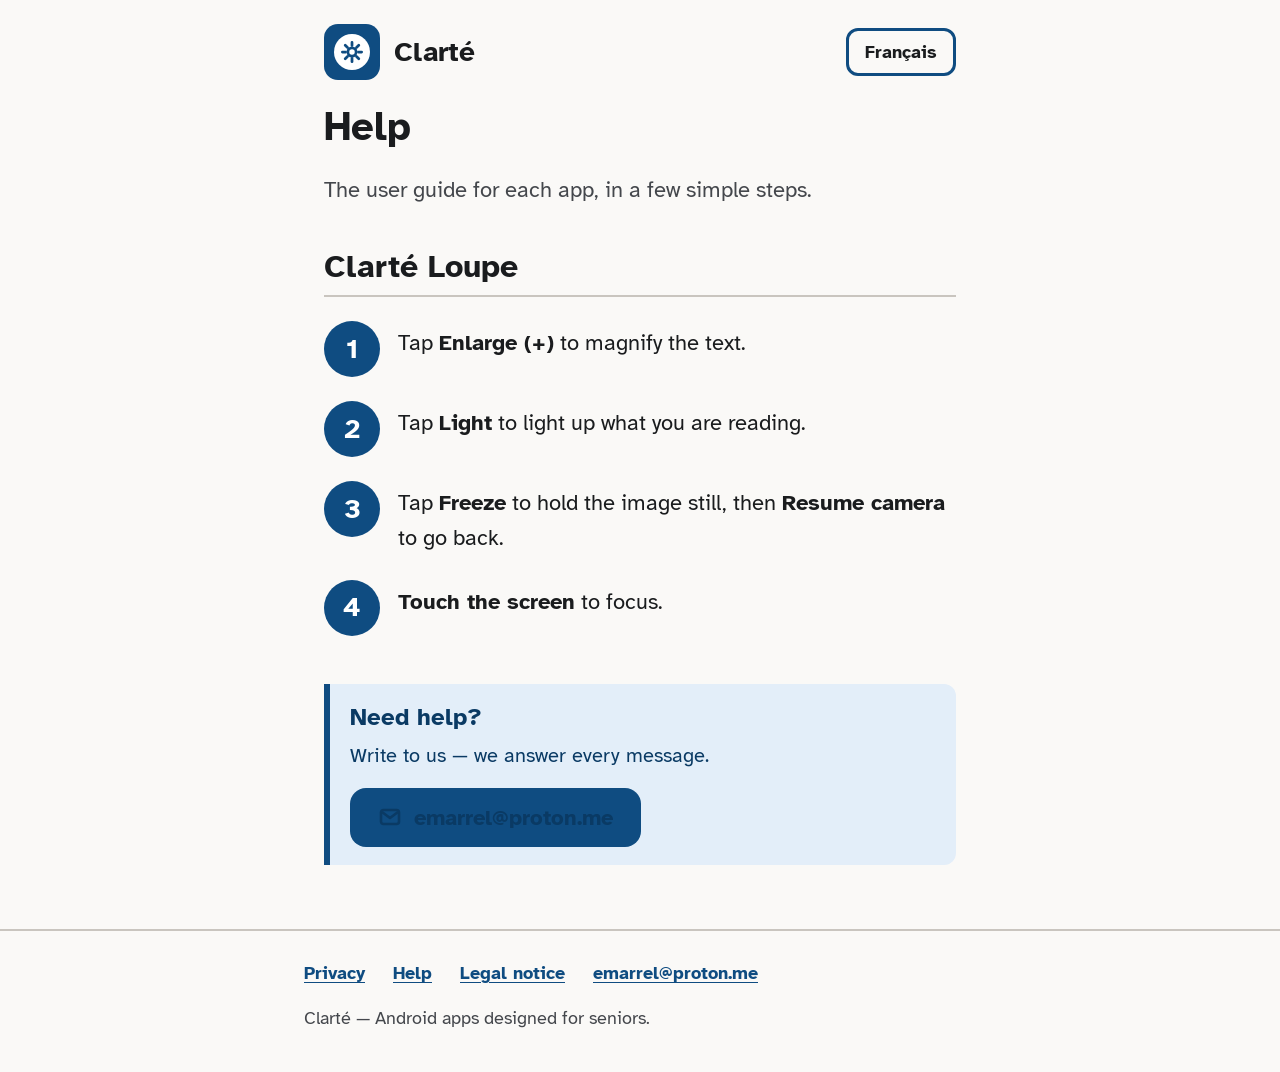
<file: en/help/index.html>
<!DOCTYPE html>
<html lang="en">
<head>
<meta charset="utf-8">
<meta name="viewport" content="width=device-width, initial-scale=1">
<title>Help — Clarté</title>
<meta name="description" content="How to use Clarté Loupe in 4 simple steps: magnify, light, freeze the image, focus.">
<meta property="og:title" content="Help — Clarté">
<meta property="og:description" content="The magnifier's user guide, in 4 very simple steps.">
<meta property="og:image" content="https://docteurschnock.github.io/og.png">
<meta property="og:url" content="https://docteurschnock.github.io/en/help/">
<meta property="og:type" content="article">
<link rel="alternate" hreflang="fr" href="https://docteurschnock.github.io/aide/">
<link rel="alternate" hreflang="en" href="https://docteurschnock.github.io/en/help/">
<link rel="icon" href="../../favicon.svg" type="image/svg+xml">
<link rel="stylesheet" href="../../style.css">
</head>
<body>
<header class="entete">
  <a href="../index.html" aria-label="Clarté — home">
    <span class="pastille"><span class="cercle">
      <svg width="22" height="22" viewBox="0 0 24 24" fill="none" aria-hidden="true"><circle cx="12" cy="12" r="4.5" stroke="#0F4C81" stroke-width="3"></circle><path d="M12 1.5v3.5M12 19v3.5M1.5 12h3.5M19 12h3.5M4.6 4.6l2.5 2.5M16.9 16.9l2.5 2.5M19.4 4.6l-2.5 2.5M7.1 16.9l-2.5 2.5" stroke="#0F4C81" stroke-width="3" stroke-linecap="round"></path></svg>
    </span></span>
    <span class="marque">Clarté</span>
  </a>
  <a class="lang" href="../../aide/index.html" lang="fr" hreflang="fr">Français</a>
</header>

<main>
  <h1>Help</h1>
  <p style="font-size:22px; color:var(--texte-secondaire)">The user guide for each app, in a few simple steps.</p>

  <h2 style="font-size:32px; border-bottom:2px solid var(--bordure); padding-bottom:8px">Clarté Loupe</h2>

  <div class="etape">
    <span class="num" aria-hidden="true">1</span>
    <p style="margin:4px 0 0; font-size:22px">Tap <strong>Enlarge (+)</strong> to magnify the text.</p>
  </div>
  <div class="etape">
    <span class="num" aria-hidden="true">2</span>
    <p style="margin:4px 0 0; font-size:22px">Tap <strong>Light</strong> to light up what you are reading.</p>
  </div>
  <div class="etape">
    <span class="num" aria-hidden="true">3</span>
    <p style="margin:4px 0 0; font-size:22px">Tap <strong>Freeze</strong> to hold the image still, then <strong>Resume camera</strong> to go back.</p>
  </div>
  <div class="etape">
    <span class="num" aria-hidden="true">4</span>
    <p style="margin:4px 0 0; font-size:22px"><strong>Touch the screen</strong> to focus.</p>
  </div>

  <section class="encart" aria-labelledby="titre-contact" style="margin-top:3rem">
    <h2 id="titre-contact" style="margin:0 0 8px; font-size:24px">Need help?</h2>
    <p style="margin:0 0 16px">Write to us — we answer every message.</p>
    <a class="btn" href="mailto:emarrel@proton.me">
      <svg width="24" height="24" viewBox="0 0 24 24" fill="none" aria-hidden="true"><rect x="3" y="5" width="18" height="14" rx="2.5" stroke="currentColor" stroke-width="2.6"></rect><path d="M4 7l8 6 8-6" stroke="currentColor" stroke-width="2.6" stroke-linejoin="round"></path></svg>
      emarrel@proton.me
    </a>
  </section>
</main>

<footer class="pied">
  <nav aria-label="Footer">
    <a href="../privacy/index.html">Privacy</a>
    <a href="index.html">Help</a>
    <a href="../legal/index.html">Legal notice</a>
    <a href="mailto:emarrel@proton.me">emarrel@proton.me</a>
  </nav>
  <p>Clarté — Android apps designed for seniors.</p>
</footer>
</body>
</html>
</file>
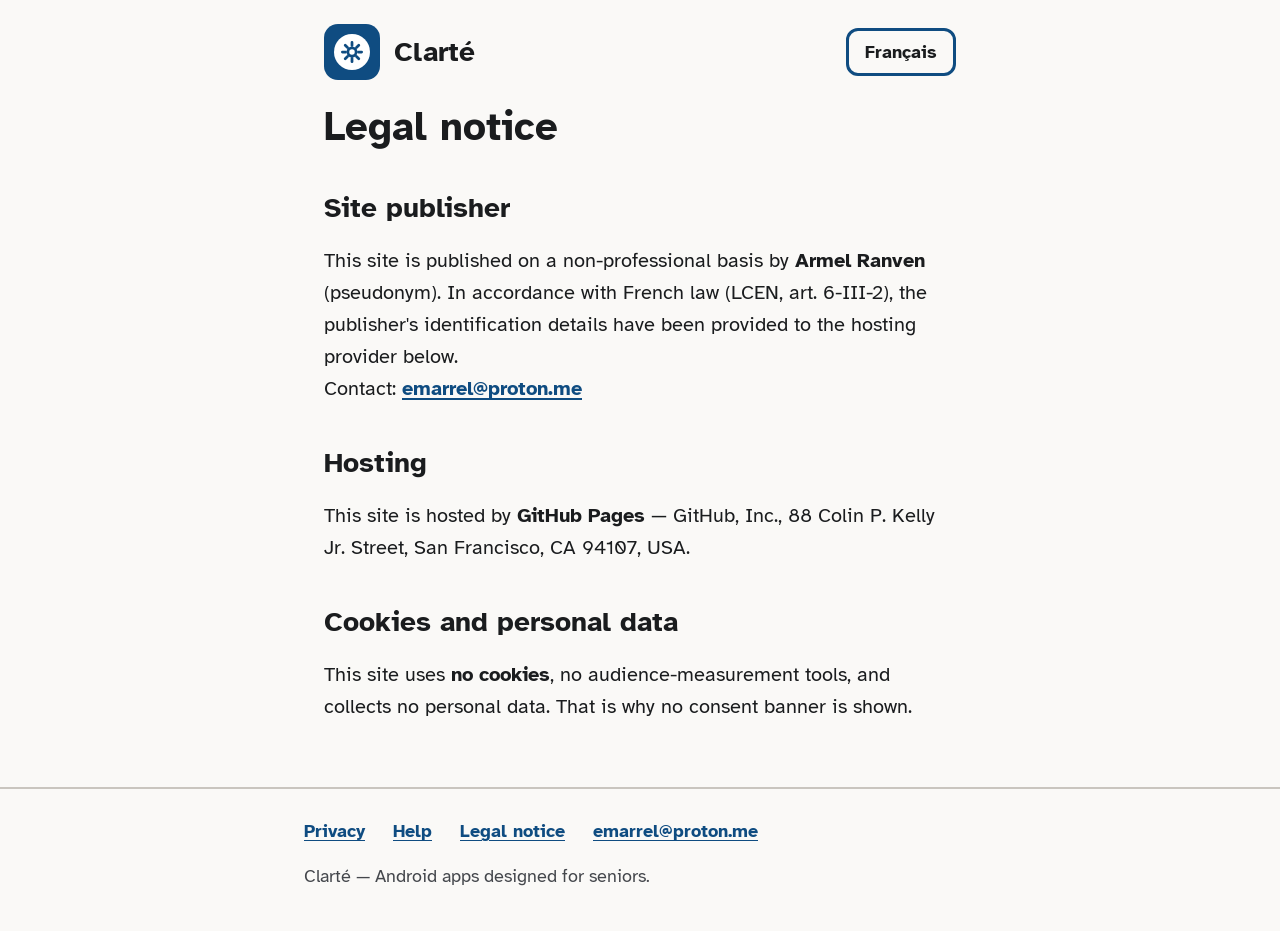
<file: en/legal/index.html>
<!DOCTYPE html>
<html lang="en">
<head>
<meta charset="utf-8">
<meta name="viewport" content="width=device-width, initial-scale=1">
<title>Legal notice — Clarté</title>
<meta name="description" content="Legal notice for the Clarté website: publisher, hosting provider, no cookies.">
<meta property="og:title" content="Legal notice — Clarté">
<meta property="og:description" content="Legal notice for the Clarté website.">
<meta property="og:image" content="https://docteurschnock.github.io/og.png">
<meta property="og:url" content="https://docteurschnock.github.io/en/legal/">
<meta property="og:type" content="article">
<link rel="alternate" hreflang="fr" href="https://docteurschnock.github.io/mentions-legales/">
<link rel="alternate" hreflang="en" href="https://docteurschnock.github.io/en/legal/">
<link rel="icon" href="../../favicon.svg" type="image/svg+xml">
<link rel="stylesheet" href="../../style.css">
</head>
<body>
<header class="entete">
  <a href="../index.html" aria-label="Clarté — home">
    <span class="pastille"><span class="cercle">
      <svg width="22" height="22" viewBox="0 0 24 24" fill="none" aria-hidden="true"><circle cx="12" cy="12" r="4.5" stroke="#0F4C81" stroke-width="3"></circle><path d="M12 1.5v3.5M12 19v3.5M1.5 12h3.5M19 12h3.5M4.6 4.6l2.5 2.5M16.9 16.9l2.5 2.5M19.4 4.6l-2.5 2.5M7.1 16.9l-2.5 2.5" stroke="#0F4C81" stroke-width="3" stroke-linecap="round"></path></svg>
    </span></span>
    <span class="marque">Clarté</span>
  </a>
  <a class="lang" href="../../mentions-legales/index.html" lang="fr" hreflang="fr">Français</a>
</header>

<main>
  <h1>Legal notice</h1>

  <h2>Site publisher</h2>
  <p>This site is published on a non-professional basis by <strong>Armel
  Ranven</strong> (pseudonym). In accordance with French law (LCEN,
  art. 6-III-2), the publisher's identification details have been provided
  to the hosting provider below.<br>
  Contact: <a href="mailto:emarrel@proton.me">emarrel@proton.me</a></p>

  <h2>Hosting</h2>
  <p>This site is hosted by <strong>GitHub Pages</strong> — GitHub, Inc., 88 Colin P. Kelly Jr. Street, San Francisco, CA 94107, USA.</p>

  <h2>Cookies and personal data</h2>
  <p>This site uses <strong>no cookies</strong>, no audience-measurement tools, and collects no personal data. That is why no consent banner is shown.</p>
</main>

<footer class="pied">
  <nav aria-label="Footer">
    <a href="../privacy/index.html">Privacy</a>
    <a href="../help/index.html">Help</a>
    <a href="index.html">Legal notice</a>
    <a href="mailto:emarrel@proton.me">emarrel@proton.me</a>
  </nav>
  <p>Clarté — Android apps designed for seniors.</p>
</footer>
</body>
</html>
</file>
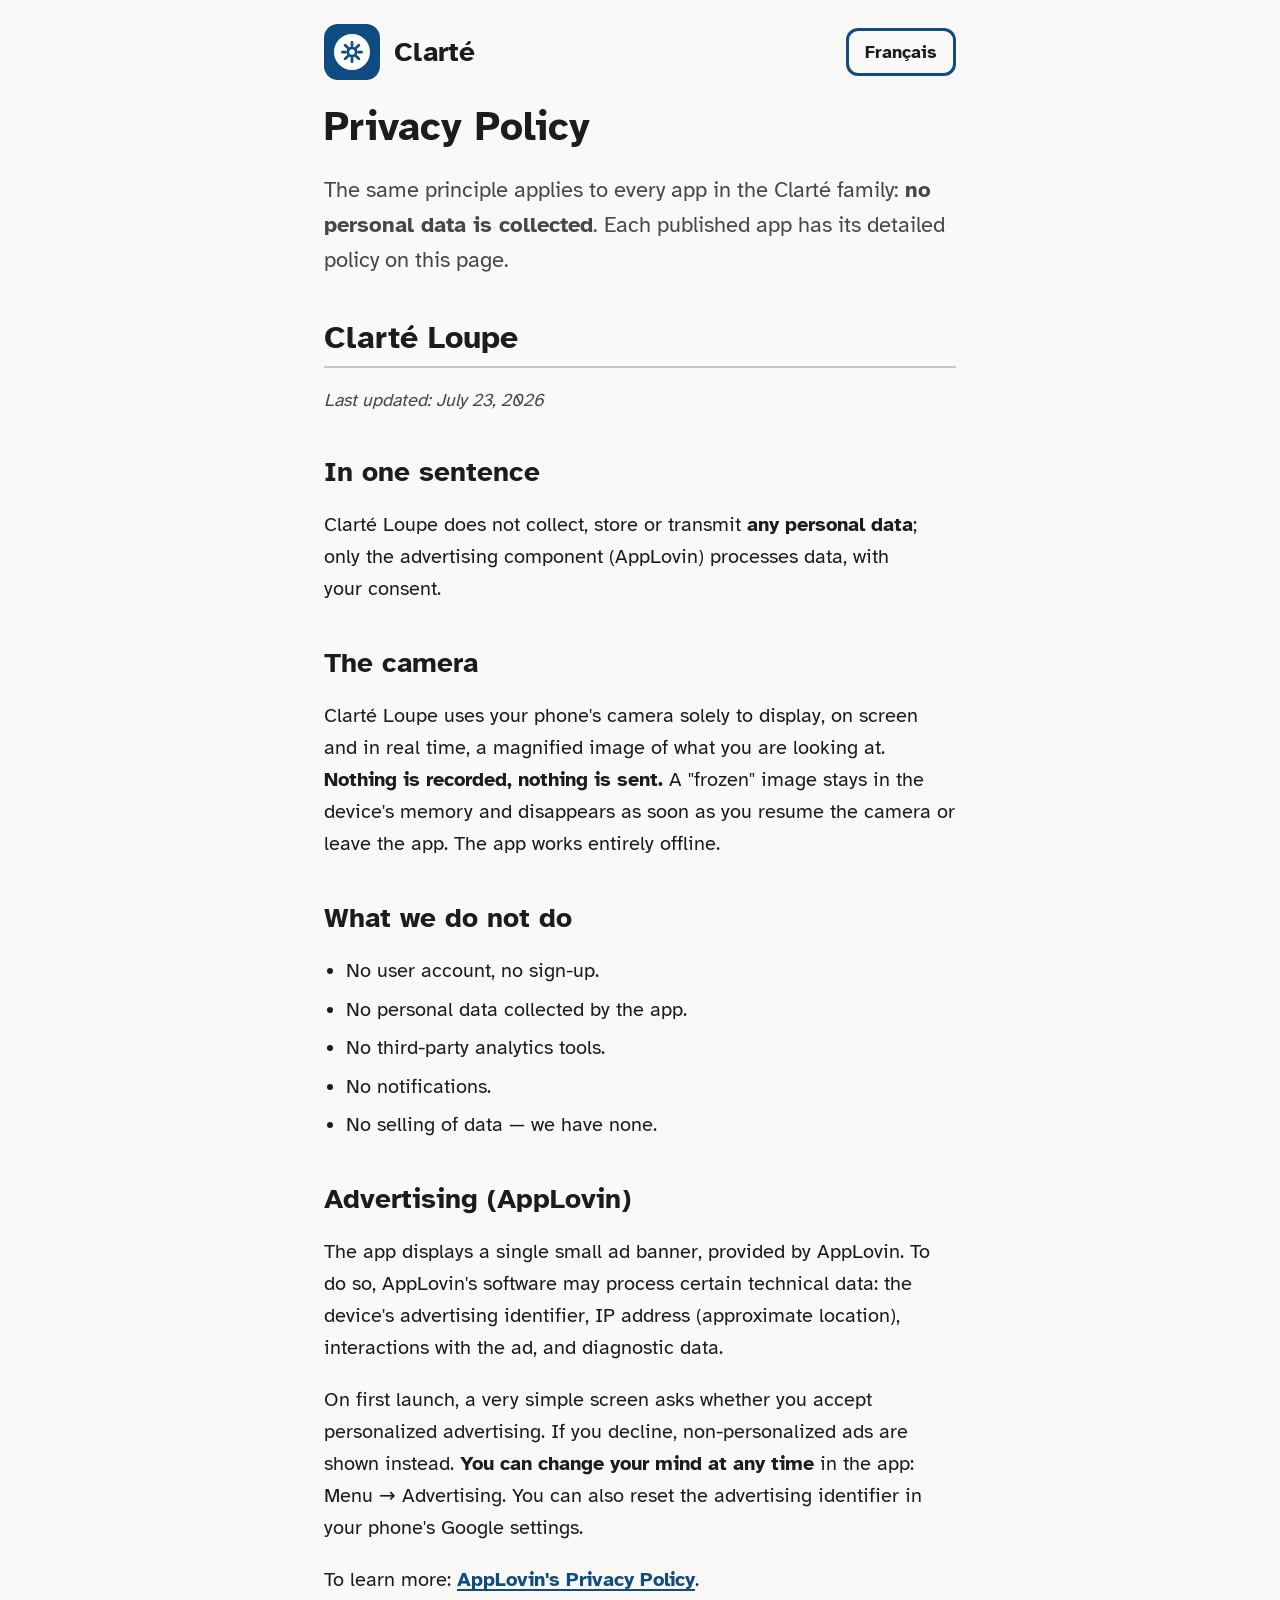
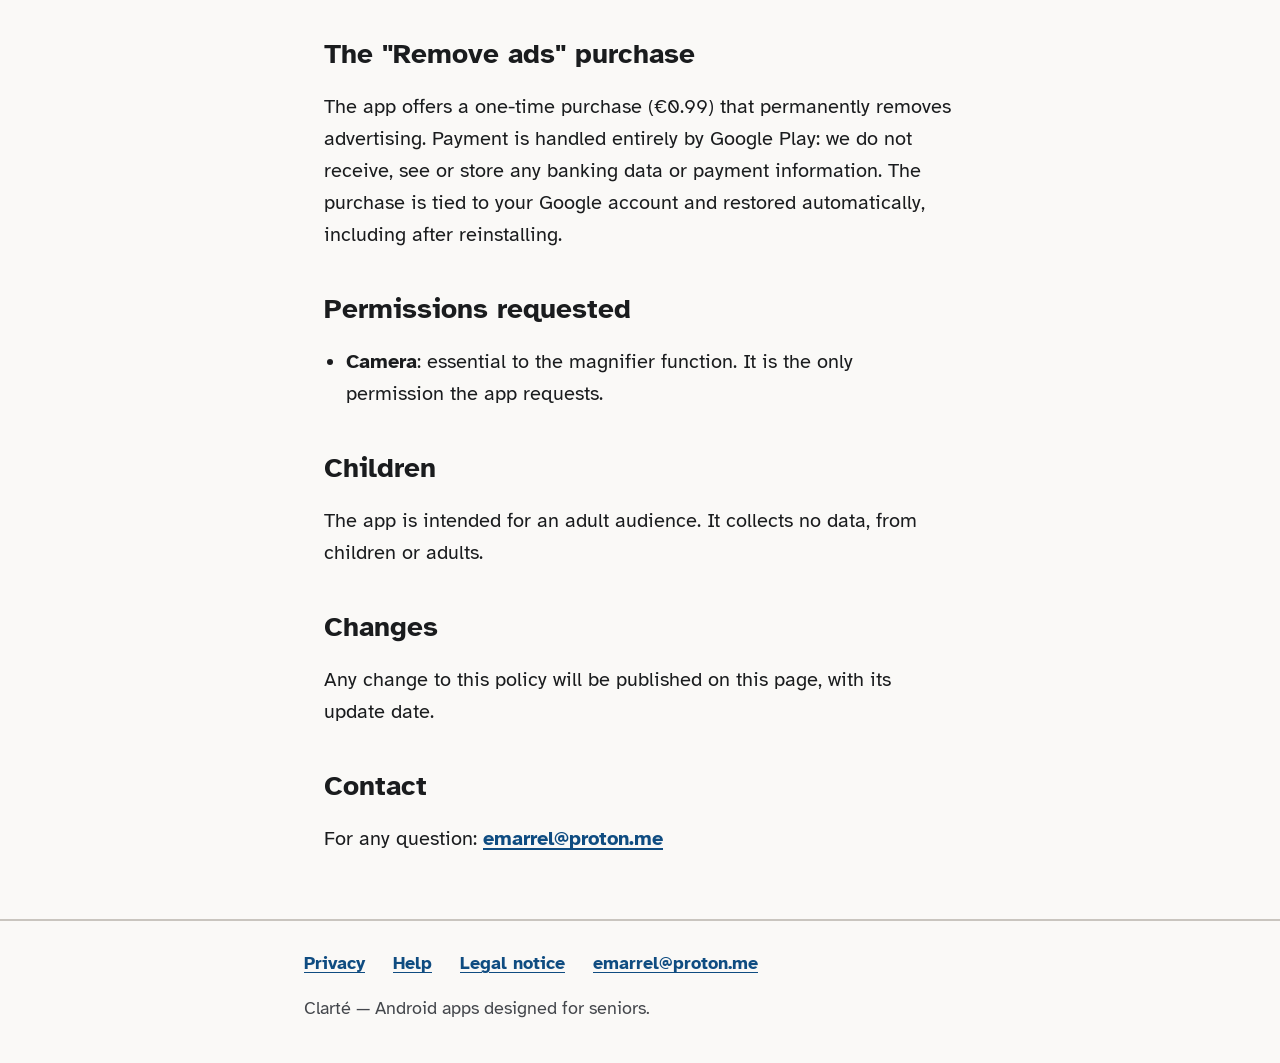
<file: en/privacy/index.html>
<!DOCTYPE html>
<html lang="en">
<head>
<meta charset="utf-8">
<meta name="viewport" content="width=device-width, initial-scale=1">
<title>Privacy Policy — Clarté</title>
<meta name="description" content="Clarté privacy policy: no personal data is collected, stored or transmitted by our apps.">
<meta property="og:title" content="Privacy Policy — Clarté">
<meta property="og:description" content="Clarté Loupe does not collect, store or transmit any personal data.">
<meta property="og:image" content="https://docteurschnock.github.io/og.png">
<meta property="og:url" content="https://docteurschnock.github.io/en/privacy/">
<meta property="og:type" content="article">
<link rel="alternate" hreflang="fr" href="https://docteurschnock.github.io/confidentialite/">
<link rel="alternate" hreflang="en" href="https://docteurschnock.github.io/en/privacy/">
<link rel="icon" href="../../favicon.svg" type="image/svg+xml">
<link rel="stylesheet" href="../../style.css">
</head>
<body>
<header class="entete">
  <a href="../index.html" aria-label="Clarté — home">
    <span class="pastille"><span class="cercle">
      <svg width="22" height="22" viewBox="0 0 24 24" fill="none" aria-hidden="true"><circle cx="12" cy="12" r="4.5" stroke="#0F4C81" stroke-width="3"></circle><path d="M12 1.5v3.5M12 19v3.5M1.5 12h3.5M19 12h3.5M4.6 4.6l2.5 2.5M16.9 16.9l2.5 2.5M19.4 4.6l-2.5 2.5M7.1 16.9l-2.5 2.5" stroke="#0F4C81" stroke-width="3" stroke-linecap="round"></path></svg>
    </span></span>
    <span class="marque">Clarté</span>
  </a>
  <a class="lang" href="../../confidentialite/index.html" lang="fr" hreflang="fr">Français</a>
</header>

<main>
  <h1>Privacy Policy</h1>
  <p style="font-size:22px; color:var(--texte-secondaire)">The same principle applies to every app in the Clarté family: <strong>no personal data is collected</strong>. Each published app has its detailed policy on this page.</p>

  <h2 style="font-size:32px; border-bottom:2px solid var(--bordure); padding-bottom:8px">Clarté Loupe</h2>
  <p class="date-maj"><em>Last updated: July 23, 2026</em></p>

  <h2>In one sentence</h2>
  <p>Clarté Loupe does not collect, store or transmit <strong>any personal data</strong>; only the advertising component (AppLovin) processes data, with your consent.</p>

  <h2>The camera</h2>
  <p>Clarté Loupe uses your phone's camera solely to display, on screen and in real time, a magnified image of what you are looking at. <strong>Nothing is recorded, nothing is sent.</strong> A "frozen" image stays in the device's memory and disappears as soon as you resume the camera or leave the app. The app works entirely offline.</p>

  <h2>What we do not do</h2>
  <ul>
    <li>No user account, no sign-up.</li>
    <li>No personal data collected by the app.</li>
    <li>No third-party analytics tools.</li>
    <li>No notifications.</li>
    <li>No selling of data — we have none.</li>
  </ul>

  <h2>Advertising (AppLovin)</h2>
  <p>The app displays a single small ad banner, provided by AppLovin. To do so, AppLovin's software may process certain technical data: the device's advertising identifier, IP address (approximate location), interactions with the ad, and diagnostic data.</p>
  <p>On first launch, a very simple screen asks whether you accept personalized advertising. If you decline, non-personalized ads are shown instead. <strong>You can change your mind at any time</strong> in the app: Menu → Advertising. You can also reset the advertising identifier in your phone's Google settings.</p>
  <p>To learn more: <a href="https://www.applovin.com/privacy/">AppLovin's Privacy Policy</a>.</p>

  <h2>The "Remove ads" purchase</h2>
  <p>The app offers a one-time purchase (€0.99) that permanently removes advertising. Payment is handled entirely by Google Play: we do not receive, see or store any banking data or payment information. The purchase is tied to your Google account and restored automatically, including after reinstalling.</p>

  <h2>Permissions requested</h2>
  <ul>
    <li><strong>Camera</strong>: essential to the magnifier function. It is the only permission the app requests.</li>
  </ul>

  <h2>Children</h2>
  <p>The app is intended for an adult audience. It collects no data, from children or adults.</p>

  <h2>Changes</h2>
  <p>Any change to this policy will be published on this page, with its update date.</p>

  <h2>Contact</h2>
  <p>For any question: <a href="mailto:emarrel@proton.me">emarrel@proton.me</a></p>
</main>

<footer class="pied">
  <nav aria-label="Footer">
    <a href="index.html">Privacy</a>
    <a href="../help/index.html">Help</a>
    <a href="../legal/index.html">Legal notice</a>
    <a href="mailto:emarrel@proton.me">emarrel@proton.me</a>
  </nav>
  <p>Clarté — Android apps designed for seniors.</p>
</footer>
</body>
</html>
</file>
<file: style.css>
/* ===== Clarté — clarte-apps.fr ===== */
/* Police auto-hébergée : placer les fichiers woff2 dans /fonts (voir README). */
@font-face { font-family: 'Atkinson Hyperlegible'; font-weight: 400; font-style: normal; font-display: swap;
  src: local('Atkinson Hyperlegible'), url('fonts/AtkinsonHyperlegible-Regular.woff2') format('woff2'); }
@font-face { font-family: 'Atkinson Hyperlegible'; font-weight: 700; font-style: normal; font-display: swap;
  src: local('Atkinson Hyperlegible Bold'), url('fonts/AtkinsonHyperlegible-Bold.woff2') format('woff2'); }

:root {
  --fond: #FAF9F7;
  --encre: #1A1C1E;
  --accent: #0F4C81;
  --accent-fonce: #0A3A64;
  --bandeau-fond: #E3EEF9;
  --bandeau-texte: #0A3A64;
  --surface: #FFFFFF;
  --bordure: #C9C5BF;
  --texte-secondaire: #44474C;
  --sur-accent: #FFFFFF;
  --vert: #1D5C40; --prune: #553C7B; --brun: #79402E;
}
@media (prefers-color-scheme: dark) {
  :root {
    --fond: #0E1013;
    --encre: #FFFFFF;
    --accent: #8FC3F0;
    --accent-fonce: #BFDCF7;
    --bandeau-fond: #14283B;
    --bandeau-texte: #BFDCF7;
    --surface: #171A1E;
    --bordure: #3A3F45;
    --texte-secondaire: #B9BDC2;
    --sur-accent: #0B1623;
    --vert: #8FD0AE; --prune: #C4A9E8; --brun: #E0A88F;
  }
}

* { box-sizing: border-box; }
html { font-size: 100%; }
body {
  margin: 0;
  background: var(--fond);
  color: var(--encre);
  font-family: 'Atkinson Hyperlegible', 'Segoe UI', system-ui, sans-serif;
  font-size: 20px;
  line-height: 1.6;
  text-wrap: pretty;
}
main { max-width: 42rem; margin: 0 auto; padding: 0 20px; }
h1 { font-size: 40px; line-height: 1.15; margin: 0; }
h2 { font-size: 28px; line-height: 1.25; margin: 2.5rem 0 0.75rem; }
p, li { max-width: 68ch; }
ul { padding-left: 1.4rem; }
li { margin: 0.4rem 0; }
a { color: var(--accent); font-weight: 700; text-underline-offset: 3px; }
a:hover { color: var(--accent-fonce); }
:focus-visible { outline: 4px solid var(--accent); outline-offset: 3px; border-radius: 4px; }

/* En-tête commun */
.entete { display: flex; align-items: center; justify-content: space-between; gap: 14px; padding: 24px 20px; max-width: 42rem; margin: 0 auto; }
.entete a { display: flex; align-items: center; gap: 14px; text-decoration: none; color: var(--encre); }
.pastille { width: 56px; height: 56px; border-radius: 14px; background: #0F4C81; display: grid; place-items: center; flex: none; }
.pastille .cercle { width: 36px; height: 36px; border-radius: 50%; background: #fff; display: grid; place-items: center; }
.marque { font-size: 28px; font-weight: 700; }
.lang { display: inline-flex; align-items: center; gap: 8px; min-height: 48px; padding: 6px 16px; border: 3px solid var(--accent); border-radius: 12px; font-size: 18px; text-decoration: none; }

/* Boutons */
.btn, .btn-second {
  display: inline-flex; align-items: center; justify-content: center; gap: 12px;
  min-height: 56px; padding: 12px 28px; border-radius: 16px;
  font-size: 22px; font-weight: 700; text-decoration: none;
}
.btn { background: var(--accent); color: var(--sur-accent); }
.btn:hover { background: var(--accent-fonce); color: var(--sur-accent); }
.btn-second { background: var(--surface); color: var(--accent); border: 3px solid var(--accent); }
.btn-second:hover { color: var(--accent-fonce); border-color: var(--accent-fonce); }
.btn svg, .btn-second svg { flex: none; }

/* Cartes */
.carte { background: var(--surface); border: 2px solid var(--bordure); border-radius: 16px; padding: 28px 24px; }
.encart { background: var(--bandeau-fond); color: var(--bandeau-texte); border-left: 6px solid var(--accent); padding: 18px 20px; border-radius: 0 12px 12px 0; }
.encart a { color: inherit; }

/* Listes d'engagements / étapes */
.ligne-icone { display: flex; gap: 16px; align-items: flex-start; }
.ligne-icone .rond { width: 56px; height: 56px; border-radius: 50%; background: var(--bandeau-fond); color: var(--accent); display: grid; place-items: center; flex: none; }

/* Grille « Bientôt » */
.grille-apps { display: grid; grid-template-columns: 1fr; gap: 16px; margin-top: 1rem; }
@media (min-width: 620px) { .grille-apps { grid-template-columns: repeat(3, 1fr); } }

/* Étapes numérotées (page Aide) */
.etape { display: flex; gap: 18px; align-items: flex-start; margin: 1.5rem 0; }
.etape .num { width: 56px; height: 56px; border-radius: 50%; background: var(--accent); color: var(--sur-accent); font-size: 28px; font-weight: 700; display: grid; place-items: center; flex: none; }

/* Pied de page */
.pied { border-top: 2px solid var(--bordure); margin-top: 4rem; padding: 28px 20px 40px; }
.pied nav { max-width: 42rem; margin: 0 auto; display: flex; flex-wrap: wrap; gap: 12px 28px; font-size: 18px; }
.pied p { max-width: 42rem; margin: 1rem auto 0; font-size: 18px; color: var(--texte-secondaire); }

.sr-only { position: absolute; width: 1px; height: 1px; overflow: hidden; clip: rect(0 0 0 0); white-space: nowrap; }
.date-maj { color: var(--texte-secondaire); font-size: 18px; }
</file>
